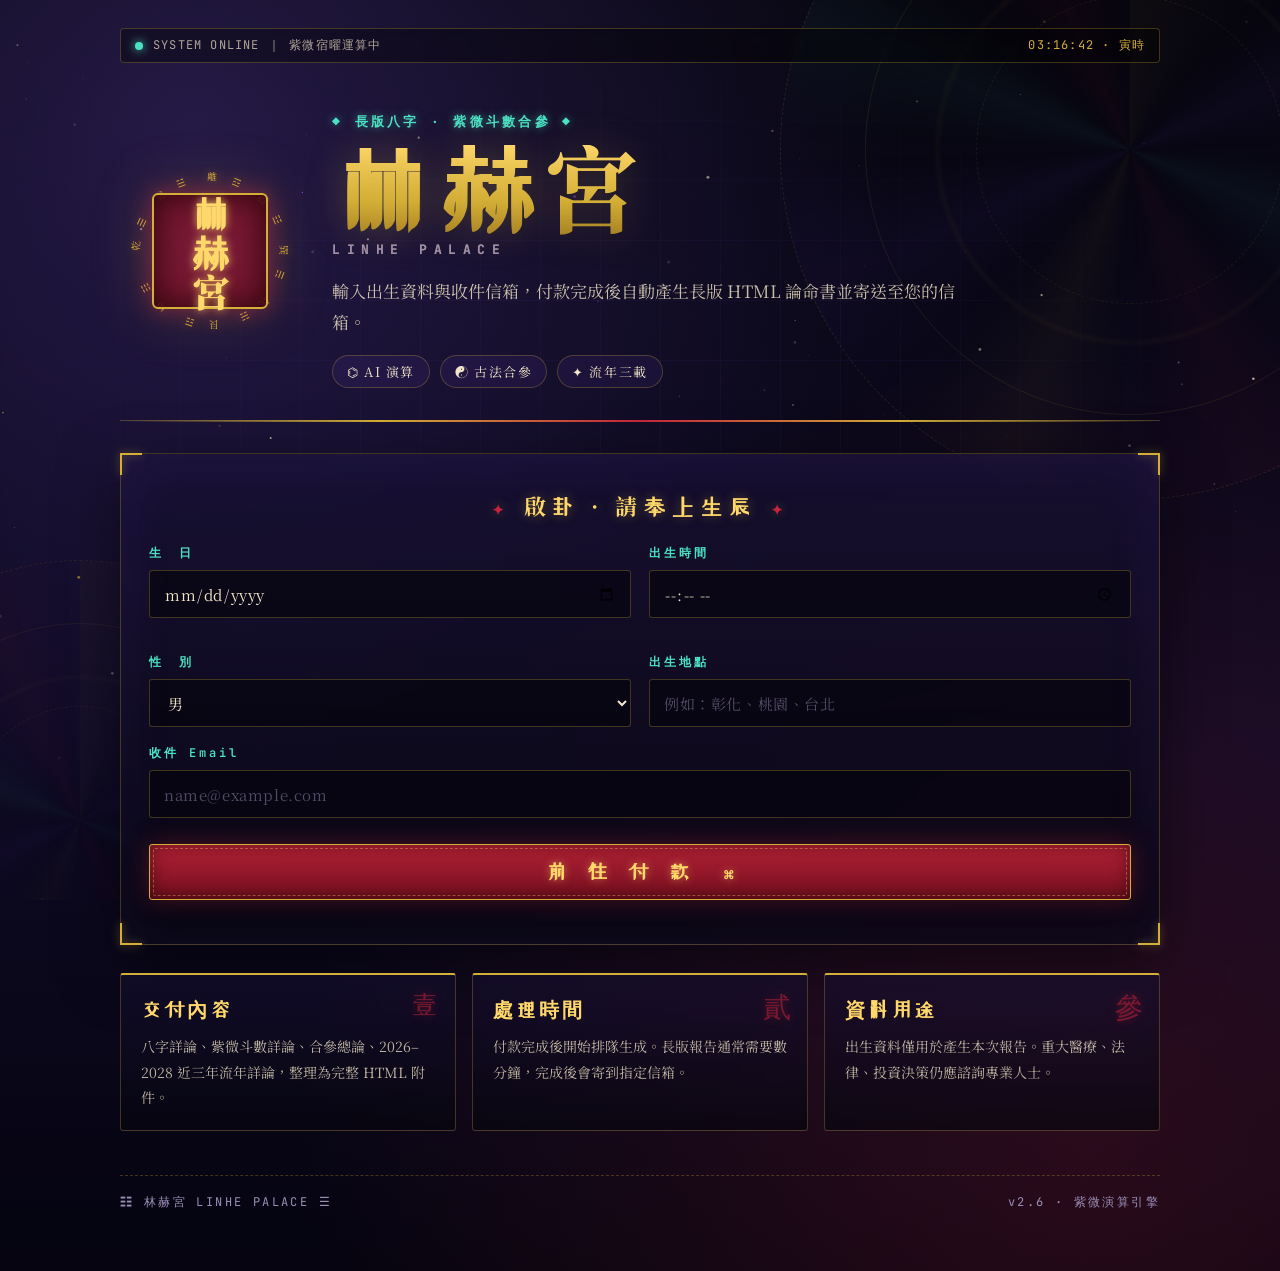
<file: index.html>
<!doctype html>
<html lang="zh-Hant">
<head>
  <meta charset="utf-8">
  <meta name="viewport" content="width=device-width, initial-scale=1">
  <title>林赫宮 · 命理數據殿</title>
  <link rel="preconnect" href="https://fonts.googleapis.com">
  <link rel="preconnect" href="https://fonts.gstatic.com" crossorigin>
  <link href="https://fonts.googleapis.com/css2?family=Noto+Serif+TC:wght@500;700;900&family=ZCOOL+XiaoWei&family=JetBrains+Mono:wght@400;600&display=swap" rel="stylesheet">
  <link rel="stylesheet" href="styles.css">
</head>
<body>
  <!-- 背景：星空 + 符文 + 掃描線 -->
  <div class="cosmos" aria-hidden="true">
    <canvas id="starfield"></canvas>
    <div class="bagua"></div>
    <div class="bagua bagua--small"></div>
    <div class="scanline"></div>
    <div class="grid-overlay"></div>
  </div>

  <main class="shell">
    <!-- 頂部小燈籠般的狀態列 -->
    <div class="status-bar" aria-hidden="true">
      <span class="dot"></span>
      <span class="status-text">SYSTEM ONLINE ｜ 紫微宿曜運算中</span>
      <span class="status-time" id="statusTime">--:--:--</span>
    </div>

    <section class="intro">
      <div class="seal" aria-hidden="true">
        <div class="seal-inner">
          <span>林</span><span>赫</span><span>宮</span>
        </div>
        <svg class="seal-ring" viewBox="0 0 200 200">
          <defs>
            <path id="circlePath" d="M100,100 m-78,0 a78,78 0 1,1 156,0 a78,78 0 1,1 -156,0"/>
          </defs>
          <text font-size="11" fill="currentColor" letter-spacing="6">
            <textPath href="#circlePath">乾 ☰　兌 ☱　離 ☲　震 ☳　巽 ☴　坎 ☵　艮 ☶　坤 ☷　</textPath>
          </text>
        </svg>
      </div>
      <div>
        <p class="eyebrow">◆ 長版八字 · 紫微斗數合參 ◆</p>
        <h1>林赫宮<span class="h1-sub">LINHE PALACE</span></h1>
        <p class="lead">輸入出生資料與收件信箱，付款完成後自動產生長版 HTML 論命書並寄送至您的信箱。</p>
        <div class="ribbons">
          <span class="ribbon">⌬ AI 演算</span>
          <span class="ribbon">☯ 古法合參</span>
          <span class="ribbon">✦ 流年三載</span>
        </div>
      </div>
    </section>

    <section class="panel">
      <div class="panel-deco" aria-hidden="true">
        <span class="corner tl"></span><span class="corner tr"></span>
        <span class="corner bl"></span><span class="corner br"></span>
      </div>
      <h2 class="panel-title">啟卦 · 請奉上生辰</h2>
      <form id="orderForm">
        <div class="grid">
          <label>
            <span>生　日</span>
            <input name="date" type="date" required>
          </label>
          <label>
            <span>出生時間</span>
            <input name="time" type="time" required>
          </label>
          <label>
            <span>性　別</span>
            <select name="gender" required>
              <option value="男">男</option>
              <option value="女">女</option>
            </select>
          </label>
          <label>
            <span>出生地點</span>
            <input name="location" placeholder="例如：彰化、桃園、台北" required>
          </label>
        </div>

        <label>
          <span>收件 Email</span>
          <input name="email" type="email" placeholder="name@example.com" required>
        </label>

        <button id="submitButton" type="submit">
          <span class="btn-text">前 往 付 款</span>
          <span class="btn-glyph">⌘</span>
        </button>
        <p id="message" class="message" role="status"></p>
      </form>
    </section>

    <section class="details">
      <div>
        <span class="card-num">壹</span>
        <h2>交付內容</h2>
        <p>八字詳論、紫微斗數詳論、合參總論、2026–2028 近三年流年詳論，整理為完整 HTML 附件。</p>
      </div>
      <div>
        <span class="card-num">貳</span>
        <h2>處理時間</h2>
        <p>付款完成後開始排隊生成。長版報告通常需要數分鐘，完成後會寄到指定信箱。</p>
      </div>
      <div>
        <span class="card-num">參</span>
        <h2>資料用途</h2>
        <p>出生資料僅用於產生本次報告。重大醫療、法律、投資決策仍應諮詢專業人士。</p>
      </div>
    </section>

    <footer class="foot">
      <span>☷ 林赫宮 LINHE PALACE ☰</span>
      <span>v2.6 · 紫微演算引擎</span>
    </footer>
  </main>

  <script src="app.js"></script>
</body>
</html>
</file>
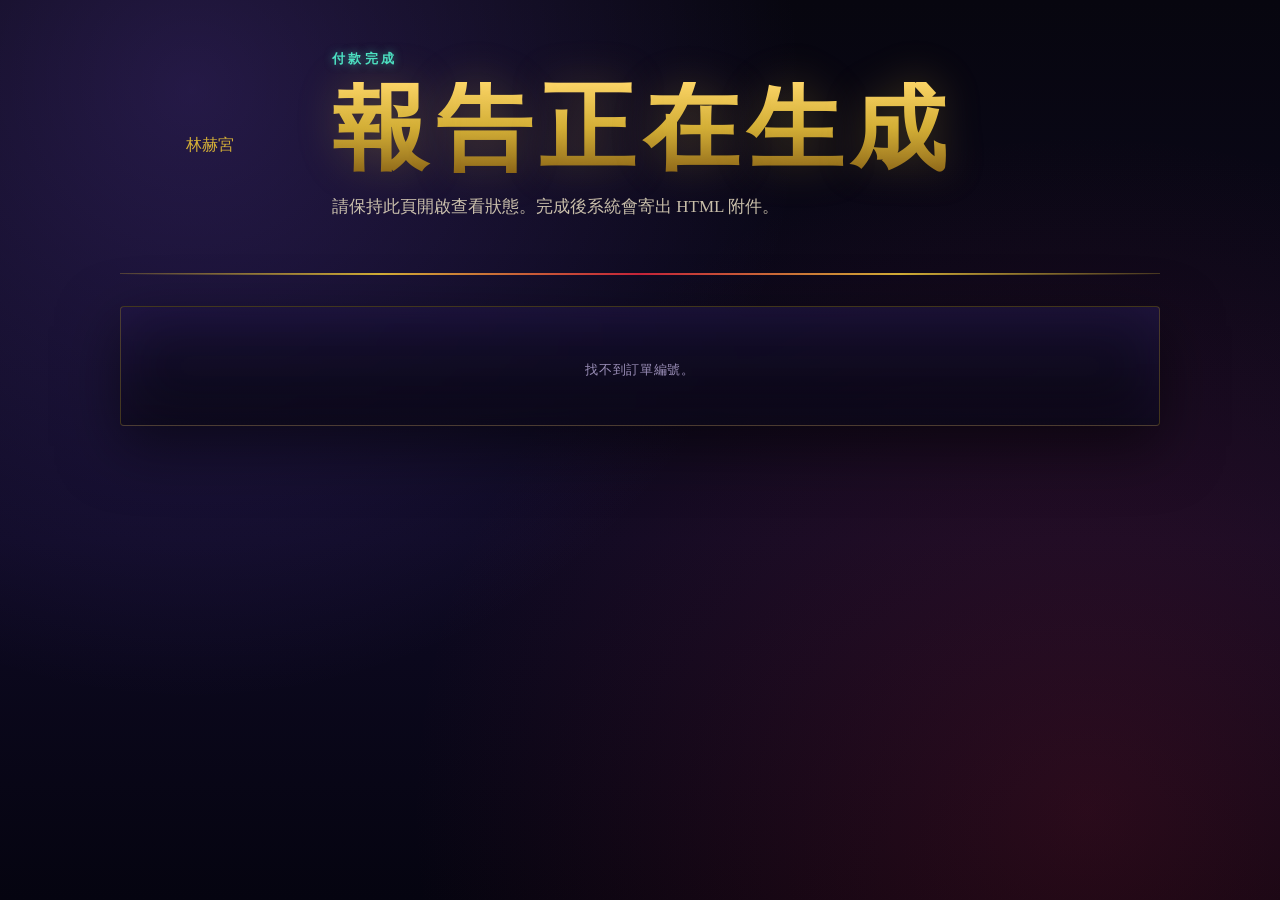
<file: success.html>
<!doctype html>
<html lang="zh-Hant">
<head>
  <meta charset="utf-8">
  <meta name="viewport" content="width=device-width, initial-scale=1">
  <title>林赫宮｜付款完成</title>
  <link rel="stylesheet" href="styles.css">
</head>
<body>
  <main class="shell narrow">
    <section class="intro">
      <div class="seal" aria-hidden="true">林赫宮</div>
      <div>
        <p class="eyebrow">付款完成</p>
        <h1>報告正在生成</h1>
        <p class="lead">請保持此頁開啟查看狀態。完成後系統會寄出 HTML 附件。</p>
      </div>
    </section>
    <section class="panel">
      <p id="statusText" class="statusText">讀取訂單中...</p>
      <p id="reportPath" class="message"></p>
    </section>
  </main>
  <script src="success.js"></script>
</body>
</html>
</file>
<file: styles.css>
/* ============================================================
   林赫宮 · 科技算命宮廟 重設計版
   風格：深邃星空 × 朱金宮廟 × 賽博終端
   ============================================================ */

:root {
  --bg-deep:   #07060f;
  --bg-mid:    #0e0a23;
  --bg-soft:   #181134;
  --ink:       #f1e6c8;
  --muted:     #9b8fb8;
  --line:      rgba(212, 175, 55, .28);
  --gold:      #d4af37;
  --gold-hot:  #ffd86b;
  --vermilion: #c8243a;    /* 朱砂紅 */
  --jade:      #4be2c4;    /* 螢光青／科技 */
  --violet:    #8a5cff;    /* 紫微 */
  --shadow-gold: 0 0 18px rgba(212, 175, 55, .45);
  --shadow-jade: 0 0 22px rgba(75, 226, 196, .35);
}

* { box-sizing: border-box; }

html, body { margin: 0; padding: 0; }

body {
  min-height: 100vh;
  background:
    radial-gradient(circle at 15% 10%, rgba(138, 92, 255, .22), transparent 45%),
    radial-gradient(circle at 85% 90%, rgba(200, 36, 58, .18), transparent 50%),
    linear-gradient(180deg, var(--bg-deep) 0%, var(--bg-mid) 60%, #050410 100%);
  color: var(--ink);
  font-family: "Noto Serif TC", "PingFang TC", "Microsoft JhengHei", serif;
  overflow-x: hidden;
  position: relative;
}

/* ===== 背景宇宙層 ===== */
.cosmos {
  position: fixed; inset: 0;
  z-index: 0;
  pointer-events: none;
  overflow: hidden;
}

#starfield {
  position: absolute; inset: 0;
  width: 100%; height: 100%;
}

/* 旋轉的八卦／星盤 */
.bagua {
  position: absolute;
  top: -200px; right: -200px;
  width: 700px; height: 700px;
  border-radius: 50%;
  border: 1px dashed rgba(212, 175, 55, .25);
  background:
    radial-gradient(circle, transparent 38%, rgba(212,175,55,.06) 39%, transparent 40%),
    conic-gradient(from 0deg,
      rgba(212,175,55,.08), transparent 12%,
      rgba(138,92,255,.08), transparent 25%,
      rgba(75,226,196,.08), transparent 37%,
      rgba(200,36,58,.08), transparent 50%,
      rgba(212,175,55,.08), transparent 62%,
      rgba(138,92,255,.08), transparent 75%,
      rgba(75,226,196,.08), transparent 87%,
      rgba(200,36,58,.08), transparent 100%);
  animation: spin 80s linear infinite;
  opacity: .55;
}
.bagua::before, .bagua::after {
  content: ""; position: absolute; inset: 12%;
  border-radius: 50%;
  border: 1px solid rgba(212, 175, 55, .18);
}
.bagua::after { inset: 28%; border-style: dashed; }

.bagua--small {
  top: auto; right: auto;
  bottom: -180px; left: -180px;
  width: 520px; height: 520px;
  animation: spin 120s linear infinite reverse;
  opacity: .4;
}

@keyframes spin {
  to { transform: rotate(360deg); }
}

/* 掃描線 */
.scanline {
  position: absolute; left: 0; right: 0; top: 0;
  height: 100%;
  background: linear-gradient(180deg,
    transparent 0%, transparent 48%,
    rgba(75, 226, 196, .06) 50%,
    transparent 52%, transparent 100%);
  background-size: 100% 8px;
  animation: scan 12s linear infinite;
  mix-blend-mode: screen;
  opacity: .6;
}
@keyframes scan {
  from { background-position: 0 0; }
  to   { background-position: 0 800px; }
}

/* 終端格線 */
.grid-overlay {
  position: absolute; inset: 0;
  background-image:
    linear-gradient(rgba(138, 92, 255, .05) 1px, transparent 1px),
    linear-gradient(90deg, rgba(138, 92, 255, .05) 1px, transparent 1px);
  background-size: 60px 60px;
  mask-image: radial-gradient(ellipse at center, black 30%, transparent 75%);
}

/* ===== 主容器 ===== */
.shell {
  position: relative;
  z-index: 1;
  width: min(1040px, calc(100% - 32px));
  margin: 0 auto;
  padding: 28px 0 60px;
}

/* ===== 狀態列 ===== */
.status-bar {
  display: flex; align-items: center; gap: 10px;
  padding: 8px 14px;
  border: 1px solid var(--line);
  border-radius: 4px;
  background: rgba(0, 0, 0, .35);
  backdrop-filter: blur(4px);
  font-family: "JetBrains Mono", monospace;
  font-size: 12px;
  color: var(--jade);
  letter-spacing: .1em;
  margin-bottom: 28px;
}
.dot {
  width: 8px; height: 8px; border-radius: 50%;
  background: var(--jade);
  box-shadow: 0 0 10px var(--jade);
  animation: pulse 1.6s ease-in-out infinite;
}
@keyframes pulse {
  0%,100% { opacity: 1; transform: scale(1); }
  50%     { opacity: .5; transform: scale(.85); }
}
.status-text { flex: 1; color: rgba(241,230,200,.7); }
.status-time { color: var(--gold); }

/* ===== Intro ===== */
.intro {
  display: grid;
  grid-template-columns: 180px 1fr;
  gap: 32px;
  align-items: center;
  padding: 22px 0 32px;
  border-bottom: 1px solid var(--line);
  position: relative;
}
.intro::after {
  content: "";
  position: absolute; left: 0; right: 0; bottom: -2px;
  height: 2px;
  background: linear-gradient(90deg,
    transparent, var(--gold), var(--vermilion), var(--gold), transparent);
  filter: blur(.5px);
}

/* 印章 / 法印 */
.seal {
  position: relative;
  width: 180px; height: 180px;
  display: grid; place-items: center;
  color: var(--gold);
}
.seal-inner {
  width: 116px; height: 116px;
  display: grid; place-items: center;
  border: 2px solid var(--gold);
  border-radius: 6px;
  background:
    radial-gradient(circle at center, rgba(200,36,58,.55), rgba(120,15,30,.85));
  box-shadow:
    inset 0 0 30px rgba(0,0,0,.6),
    0 0 24px rgba(200, 36, 58, .55),
    0 0 60px rgba(212, 175, 55, .25);
  font-family: "ZCOOL XiaoWei", "Noto Serif TC", serif;
  color: var(--gold-hot);
  font-size: 38px;
  font-weight: 900;
  text-shadow: 0 0 8px rgba(255, 216, 107, .8);
  position: relative;
  z-index: 2;
}
.seal-inner span {
  display: block;
  line-height: 1.05;
  letter-spacing: -.04em;
}
.seal-ring {
  position: absolute; inset: 0;
  width: 100%; height: 100%;
  color: var(--gold);
  animation: spin 40s linear infinite;
  filter: drop-shadow(0 0 6px rgba(212,175,55,.4));
}

/* ===== 標題 ===== */
.eyebrow {
  margin: 0 0 14px;
  color: var(--jade);
  font-family: "JetBrains Mono", monospace;
  font-size: 13px;
  font-weight: 600;
  letter-spacing: .25em;
  text-shadow: 0 0 8px rgba(75,226,196,.5);
}
h1 {
  margin: 0;
  font-family: "ZCOOL XiaoWei", "Noto Serif TC", serif;
  font-size: clamp(54px, 9vw, 96px);
  line-height: .95;
  letter-spacing: .08em;
  background: linear-gradient(180deg, var(--gold-hot) 0%, var(--gold) 50%, #8a6418 100%);
  -webkit-background-clip: text;
  background-clip: text;
  color: transparent;
  text-shadow: 0 0 40px rgba(212, 175, 55, .25);
  position: relative;
}
.h1-sub {
  display: block;
  font-family: "JetBrains Mono", monospace;
  font-size: 13px;
  letter-spacing: .5em;
  color: var(--muted);
  background: none;
  -webkit-text-fill-color: var(--muted);
  margin-top: 8px;
  text-shadow: none;
}
.lead {
  max-width: 640px;
  margin: 18px 0 18px;
  color: rgba(241,230,200,.82);
  font-size: 17px;
  line-height: 1.85;
}
.ribbons { display: flex; flex-wrap: wrap; gap: 10px; }
.ribbon {
  padding: 6px 14px;
  border: 1px solid var(--line);
  border-radius: 999px;
  background: rgba(138, 92, 255, .08);
  color: var(--ink);
  font-size: 13px;
  letter-spacing: .12em;
  backdrop-filter: blur(4px);
}

/* ===== 面板 ===== */
.panel {
  position: relative;
  margin-top: 32px;
  padding: 36px 28px 28px;
  border: 1px solid var(--line);
  border-radius: 4px;
  background:
    linear-gradient(180deg, rgba(24, 17, 52, .75), rgba(7, 6, 15, .85));
  backdrop-filter: blur(8px);
  box-shadow:
    inset 0 0 60px rgba(138, 92, 255, .08),
    0 20px 60px rgba(0,0,0,.5);
}
.panel-deco { position: absolute; inset: 0; pointer-events: none; }
.corner {
  position: absolute;
  width: 22px; height: 22px;
  border: 2px solid var(--gold);
  filter: drop-shadow(0 0 4px rgba(212,175,55,.6));
}
.corner.tl { top: -1px; left: -1px;     border-right: 0; border-bottom: 0; }
.corner.tr { top: -1px; right: -1px;    border-left:  0; border-bottom: 0; }
.corner.bl { bottom: -1px; left: -1px;  border-right: 0; border-top: 0; }
.corner.br { bottom: -1px; right: -1px; border-left:  0; border-top: 0; }

.panel-title {
  margin: 0 0 24px;
  font-family: "ZCOOL XiaoWei", "Noto Serif TC", serif;
  color: var(--gold-hot);
  font-size: 22px;
  letter-spacing: .25em;
  text-align: center;
  text-shadow: 0 0 12px rgba(212,175,55,.4);
}
.panel-title::before, .panel-title::after {
  content: "✦";
  color: var(--vermilion);
  margin: 0 14px;
  font-size: 14px;
  vertical-align: middle;
}

/* ===== 表單 ===== */
.grid {
  display: grid;
  grid-template-columns: repeat(2, minmax(0, 1fr));
  gap: 18px;
}
label { display: block; margin-bottom: 18px; }
label span {
  display: block;
  margin-bottom: 8px;
  color: var(--jade);
  font-family: "JetBrains Mono", monospace;
  font-size: 12px;
  font-weight: 600;
  letter-spacing: .25em;
}
input, select {
  width: 100%;
  min-height: 48px;
  padding: 10px 14px;
  border: 1px solid var(--line);
  border-radius: 3px;
  background: rgba(7, 6, 15, .65);
  color: var(--ink);
  font: inherit;
  font-size: 15px;
  letter-spacing: .04em;
  transition: all .25s ease;
}
input::placeholder { color: rgba(155,143,184,.5); }
input:focus, select:focus {
  outline: none;
  border-color: var(--gold);
  background: rgba(15, 11, 35, .9);
  box-shadow: 0 0 0 1px var(--gold), 0 0 18px rgba(212,175,55,.25);
}
select option { background: var(--bg-mid); color: var(--ink); }

/* 按鈕：朱紅金邊 + 光暈 */
button {
  position: relative;
  width: 100%;
  min-height: 56px;
  margin-top: 8px;
  padding: 0 24px;
  border: 1px solid var(--gold);
  border-radius: 3px;
  background:
    linear-gradient(180deg, rgba(200, 36, 58, .9), rgba(120, 15, 30, .95));
  color: var(--gold-hot);
  font-family: "ZCOOL XiaoWei", serif;
  font-size: 20px;
  font-weight: 700;
  letter-spacing: .4em;
  cursor: pointer;
  overflow: hidden;
  transition: all .3s ease;
  text-shadow: 0 0 8px rgba(255,216,107,.5);
  box-shadow:
    inset 0 0 18px rgba(0,0,0,.5),
    0 0 24px rgba(200, 36, 58, .35);
}
button::before {
  content: "";
  position: absolute; inset: 3px;
  border: 1px dashed rgba(255, 216, 107, .35);
  border-radius: 2px;
  pointer-events: none;
}
button:hover:not(:disabled) {
  transform: translateY(-2px);
  box-shadow:
    inset 0 0 18px rgba(0,0,0,.4),
    0 0 36px rgba(212, 175, 55, .6),
    0 0 60px rgba(200, 36, 58, .4);
}
button:hover:not(:disabled) .btn-glyph { transform: rotate(180deg); }
button:disabled { cursor: not-allowed; opacity: .55; }
.btn-glyph {
  display: inline-block;
  margin-left: 14px;
  font-family: "JetBrains Mono", monospace;
  font-size: 16px;
  color: var(--gold-hot);
  transition: transform .6s ease;
  letter-spacing: 0;
}

.message, .statusText {
  margin: 16px 0 0;
  color: var(--muted);
  font-family: "JetBrains Mono", monospace;
  font-size: 13px;
  line-height: 1.7;
  letter-spacing: .05em;
  text-align: center;
}

/* ===== 三宮卡 ===== */
.details {
  display: grid;
  grid-template-columns: repeat(3, minmax(0, 1fr));
  gap: 16px;
  margin-top: 28px;
}
.details > div {
  position: relative;
  padding: 22px 20px 20px;
  border: 1px solid var(--line);
  border-top: 2px solid var(--gold);
  border-radius: 3px;
  background: linear-gradient(180deg, rgba(24, 17, 52, .55), rgba(7, 6, 15, .7));
  backdrop-filter: blur(6px);
  transition: all .35s ease;
}
.details > div::before {
  content: "";
  position: absolute; left: -1px; right: -1px; top: -2px;
  height: 2px;
  background: linear-gradient(90deg, transparent, var(--gold), transparent);
  opacity: 0;
  transition: opacity .35s ease;
}
.details > div:hover {
  transform: translateY(-4px);
  border-color: var(--gold);
  box-shadow: 0 12px 32px rgba(0,0,0,.55), 0 0 24px rgba(212,175,55,.25);
}
.details > div:hover::before { opacity: 1; }

.card-num {
  position: absolute;
  top: 14px; right: 16px;
  font-family: "ZCOOL XiaoWei", serif;
  font-size: 28px;
  color: var(--vermilion);
  opacity: .55;
  text-shadow: 0 0 10px rgba(200,36,58,.6);
}
.details h2 {
  margin: 0 0 10px;
  font-family: "ZCOOL XiaoWei", serif;
  font-size: 20px;
  color: var(--gold-hot);
  letter-spacing: .15em;
}
.details p {
  margin: 0;
  color: rgba(241,230,200,.78);
  font-size: 14px;
  line-height: 1.8;
}

/* ===== Footer ===== */
.foot {
  display: flex;
  justify-content: space-between;
  align-items: center;
  margin-top: 44px;
  padding-top: 18px;
  border-top: 1px dashed var(--line);
  color: var(--muted);
  font-family: "JetBrains Mono", monospace;
  font-size: 12px;
  letter-spacing: .2em;
}

/* ===== RWD ===== */
@media (max-width: 720px) {
  .intro { grid-template-columns: 1fr; text-align: center; }
  .seal { margin: 0 auto; width: 150px; height: 150px; }
  .seal-inner { width: 96px; height: 96px; font-size: 30px; }
  .grid, .details { grid-template-columns: 1fr; }
  .ribbons { justify-content: center; }
  h1 { font-size: clamp(44px, 12vw, 64px); }
  .foot { flex-direction: column; gap: 8px; text-align: center; }
}
</file>
